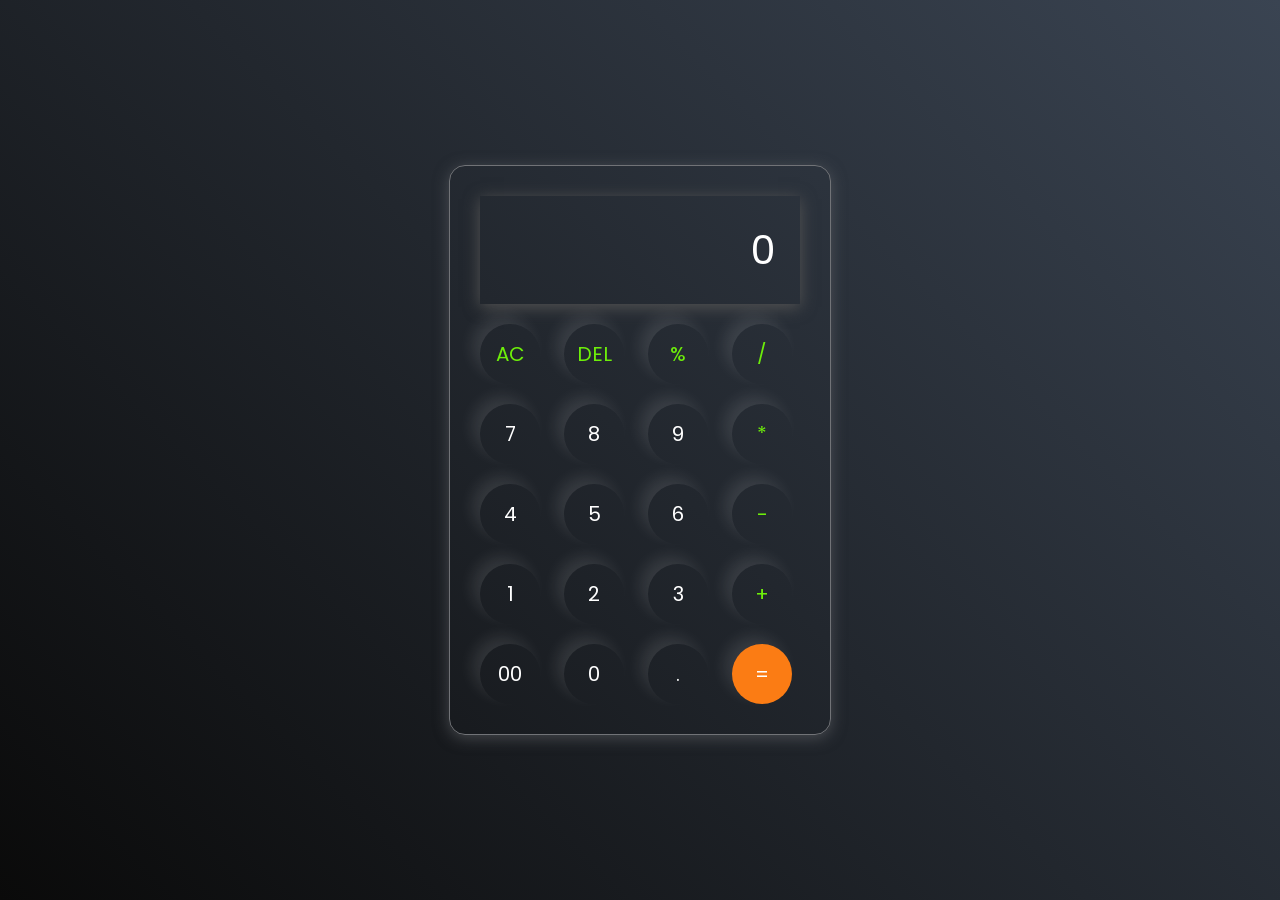
<file: TASK-2/index.html>
<!DOCTYPE html>
<html lang="en">
<head>
    <meta charset="UTF-8">
    <meta name="viewport" content="width=device-width, initial-scale=1.0">
    <link rel="stylesheet" href="style.css">
    <title>Calculator - Code Traversal</title>
</head>
<body>
    <div class="calculator">
        <input type="text" id="inputBox" placeholder="0" readonly>
        <div>
            <button class="button operator">AC</button>
            <button class="button operator">DEL</button>
            <button class="button operator">%</button>
            <button class="button operator">/</button>
        </div>
        <div>
            <button class="button">7</button>
            <button class="button">8</button>
            <button class="button">9</button>
            <button class="button operator">*</button>
        </div>
        <div>
            <button class="button">4</button>
            <button class="button">5</button>
            <button class="button">6</button>
            <button class="button operator">-</button>
        </div>
        <div>
            <button class="button">1</button>
            <button class="button">2</button>
            <button class="button">3</button>
            <button class="button operator">+</button>
        </div>
        <div>
            <button class="button">00</button>
            <button class="button">0</button>
            <button class="button">.</button>
            <button class="button equalBtn">=</button>
        </div>
    </div>

    <script src="script.js"></script>
</body>
</html>
</file>
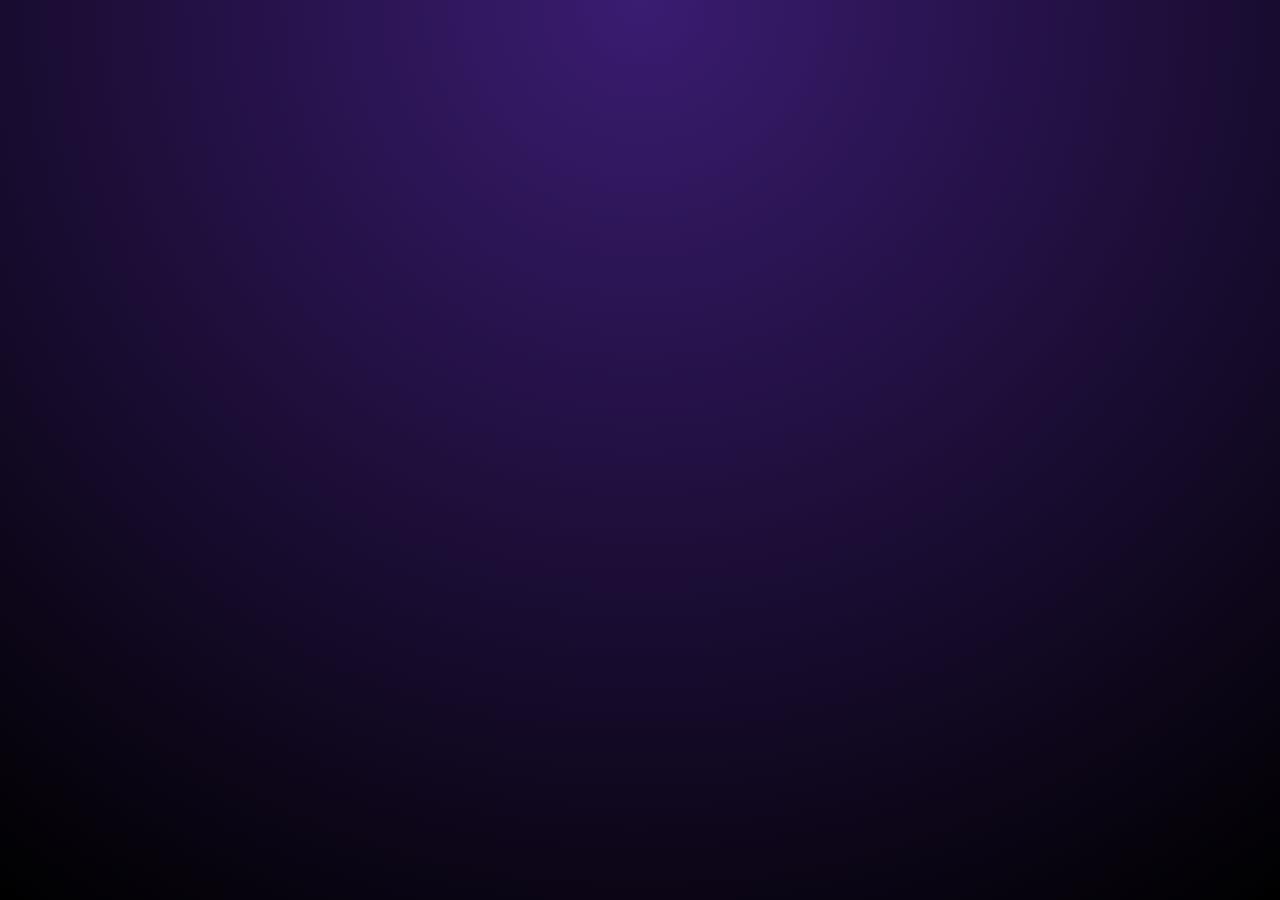
<file: TASK-4/index.html>
<!DOCTYPE html>
<html lang="en">
<head>
    <meta charset="UTF-8">
    <meta name="viewport" content="width=device-width, initial-scale=1.0">
    <title>Maya's Music Player</title>
    <link rel="stylesheet" href="style.css">
    <link rel="stylesheet" href="https://cdnjs.cloudflare.com/ajax/libs/font-awesome/6.4.0/css/all.min.css">
</head>
<body>
    <div id="splash-screen">
        <h1 class="welcome-text">Welcome to Maya's Music Player</h1>
        <button id="start-btn" class="hidden">Start Music</button>
    </div>

    <div class="container blurred">
        <div class="music-player">
            <nav>
                <div class="circle"><i class="fa-solid fa-angle-left"></i></div>
                <div class="circle"><i class="fa-solid fa-bars"></i></div>
            </nav>

            <div class="song-display">
                <img src="./thumb/Pretty Little Baby.jpeg" id="thumbnail" class="song-img">
                <h1 id="title">Song Title</h1>
                <p id="artist">Artist Name</p>
            </div>

            <audio id="song"></audio>

            <input type="range" value="0" id="progress">
            <div class="time-stamps">
                <span id="current-time">00:00</span>
                <span id="duration-time">00:00</span>
            </div>

            <div class="volume-box">
                <i class="fa-solid fa-volume-low"></i>
                <input type="range" id="volume" min="0" max="1" step="0.1" value="1">
                <i class="fa-solid fa-volume-high"></i>
            </div>

            <div class="controls">
                <div onclick="prevSong()"><i class="fa-solid fa-backward"></i></div>
                <div onclick="playPause()" class="play-btn">
                    <i class="fa-solid fa-play" id="ctrlIcon"></i>
                </div>
                <div onclick="nextSong()"><i class="fa-solid fa-forward"></i></div>
            </div>
        </div>
    </div>
    <script src="script.js"></script>
</body>
</html>
</file>
<file: TASK-2/style.css>
@import url('https://fonts.googleapis.com/css2?family=Poppins:wght@500&display=swap');

* {
    margin: 0;
    padding: 0;
    box-sizing: border-box;
    font-family: 'Poppins', sans-serif;
}

body {
    width: 100%;
    height: 100vh;
    display: flex;
    justify-content: center;
    align-items: center;
    background: linear-gradient(45deg, #0a0a0a, #3a4452);
}

.calculator {
    border: 1px solid #717377;
    padding: 20px;
    border-radius: 16px;
    background: transparent;
    box-shadow: 0px 3px 15px rgba(113, 115, 119, 0.5);
}

input {
    width: 320px;
    border: none;
    padding: 24px;
    margin: 10px;
    background: transparent;
    box-shadow: 0px 3px 15px rgb(84, 84, 84);
    font-size: 40px;
    text-align: right;
    cursor: pointer;
    color: #ffffff;
}

input::placeholder {
    color: #ffffff;
}

button {
    border: none;
    width: 60px;
    height: 60px;
    margin: 10px;
    border-radius: 50%;
    background: transparent;
    color: #ffffff;
    font-size: 20px;
    box-shadow: -8px -8px 15px rgba(255, 255, 255, 0.1);
    cursor: pointer;
}

.equalBtn {
    background-color: #fb7c14;
}

.operator {
    color: #6dee0a;
}
</file>
<file: TASK-4/style.css>
* {
    margin: 0; padding: 0;
    font-family: 'Lucida Handwriting', 'Apple Chancery', 'Brush Script MT', cursive;
    box-sizing: border-box;
}

/* --- THEME COLORS --- */
:root {
    --bg-gradient: radial-gradient(circle at top, #3a1c71, #000000);
    --accent-purple: #6a11cb;
    --hover-purple: #2575fc;
}

/* Splash Screen & Intro */
#splash-screen {
    position: fixed;
    width: 100%; height: 100vh;
    background: var(--bg-gradient);
    display: flex; flex-direction: column;
    align-items: center; justify-content: center;
    z-index: 1000;
    transition: opacity 1s ease-out;
}

.welcome-text {
    color: #ffffff; 
    font-size: 2.5rem; 
    text-align: center;
    text-shadow: 0 0 20px rgba(255, 255, 255, 0.2);
    animation: fadeInThenFadeOut 6s ease-in-out forwards;
}

#start-btn {
    display: none; 
    padding: 15px 40px; 
    background: var(--accent-purple);
    color: white; 
    border: 1px solid rgba(255, 255, 255, 0.2); 
    border-radius: 30px;
    font-size: 1.2rem; 
    cursor: pointer; 
    transition: 0.3s;
    box-shadow: 0 10px 20px rgba(0, 0, 0, 0.4);
}

#start-btn:hover { 
    background: var(--hover-purple); 
    transform: scale(1.05); 
}

@keyframes fadeInThenFadeOut {
    0% { opacity: 0; transform: scale(0.9); }
    15% { opacity: 1; transform: scale(1); }
    85% { opacity: 1; }
    100% { opacity: 0; transform: scale(1.05); }
}

/* Main Layout */
.container {
    width: 100%; height: 100vh;
    background: var(--bg-gradient); 
    display: flex; align-items: center; justify-content: center;
    transition: filter 1s ease;
}

.container.blurred { filter: blur(25px); pointer-events: none; }

.music-player {
    background: rgba(255, 255, 255, 0.05);
    backdrop-filter: blur(20px);
    -webkit-backdrop-filter: blur(20px);
    width: 380px; padding: 40px; border-radius: 40px;
    border: 1px solid rgba(255, 255, 255, 0.15);
    box-shadow: 0 25px 45px rgba(0, 0, 0, 0.8);
    text-align: center; color: #fff;
}

/* UI Elements */
nav { display: flex; justify-content: space-between; margin-bottom: 10px; }
.circle {
    width: 40px; height: 40px; background: rgba(255,255,255,0.1);
    border-radius: 50%; display: flex; align-items: center; justify-content: center;
}

.song-img {
    width: 200px; height: 200px; border-radius: 50%;
    border: 8px solid rgba(255,255,255,0.05);
    margin: 20px auto; object-fit: cover;
}

#progress { width: 100%; accent-color: #1DB954; margin-top: 15px; cursor: pointer; }
.time-stamps { display: flex; justify-content: space-between; font-size: 12px; color: #888; }

.volume-box { display: flex; align-items: center; justify-content: center; gap: 10px; margin: 20px 0; }
#volume { accent-color: #fff; width: 80px; cursor: pointer; }

.controls { display: flex; justify-content: center; align-items: center; gap: 20px; }
.controls div {
    width: 50px; height: 50px; background: rgba(255,255,255,0.1);
    color: #fff; border-radius: 50%; display: flex; align-items: center; justify-content: center; cursor: pointer;
}
.controls .play-btn { transform: scale(1.2); background: #1DB954; }
</file>
